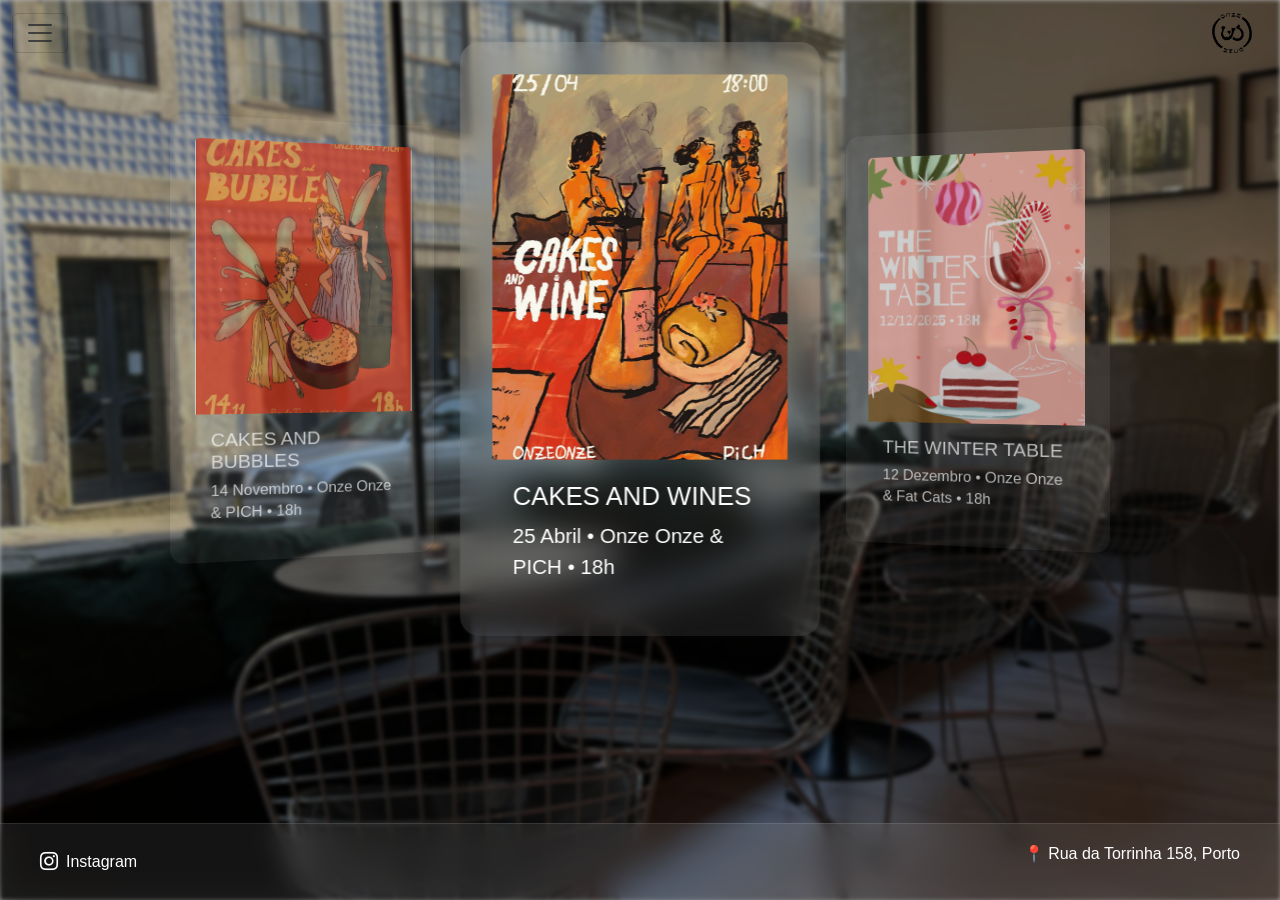
<file: pages/eventos.html>
<!doctype html>
<html lang="en">
  <head>
    <meta charset="UTF-8" />
    <meta name="viewport" content="width=device-width, initial-scale=1.0" />
    <link rel="stylesheet" href="../assets/css/style.css" />
    <link
      rel="icon"
      href="../assets/img/onze onze assets-02.png"
      type="image/png"
    />
    <title>Onze Onze</title>

    <link rel="stylesheet" href="https://cdn.jsdelivr.net/npm/bootstrap-icons@1.11.3/font/bootstrap-icons.css">
    <link rel="stylesheet" href="../assets/css/bootstrap.min.css" />
    <link rel="stylesheet" href="../assets/css/style.css" />
  </head>
  <body class="eventos">
    <nav class="fundo-transparente navbar">
      <div class="container-fluid">
        <button
          class="navbar-toggler"
          type="button"
          data-bs-toggle="collapse"
          data-bs-target="#navbarSupportedContent"
          aria-controls="navbarSupportedContent"
          aria-expanded="false"
          aria-label="Toggle navigation"
        >
          <span class="navbar-toggler-icon"></span>
        </button>
        <a class="navbar-brand" href="#"
          ><img
            src="../assets/img/onze-onze-assets-02.png"
            alt="logo onze"
            height="40"
        /></a>
        <div class="collapse navbar-collapse" id="navbarSupportedContent">
          <ul class="navbar-nav me-auto mb-2 mb-lg-0">
            <li class="nav-item">
              <a class="nav-link" aria-current="page" href="index.html"
                >Home</a
              >
            </li>
            <li class="nav-item">
              <a class="nav-link active" href="../pages/eventos.html"
                >Eventos</a
              >
            </li>
            <li class="nav-item dropdown"></li>
            <li class="nav-item">
              <a class="nav-link" href="../pages/reserve.html"
                >Faça a sua reserva</a
              >
            </li>
            <li class="nav-item">
              <a class="nav-link" href="../pages/sobre-nos.html">Sobre Nós</a>
            </li>

            <li class="nav-item">
              <a class="nav-link" href="../pages/contatos.html">Contatos</a>
            </li>
          </ul>
        </div>
      </div>
    </nav>
    <main>
    <div class="container py-5">
      <div class="event-carousel">
        <!-- CARD 1 -->
        <div class="event-card left">
          <div class="card shadow-lg">
            <img
              src="../assets/img/evento-1.jpg"
              class="card-img-top"
              alt="Evento 1"
            />

            <div class="card-body">
              <h5 class="card-title">CAKES AND BUBBLES</h5>
              <p class="card-text">14 Novembro • Onze Onze & PICH • 18h</p>
            </div>
          </div>
        </div>

        <!-- CARD 2 -->
        <div class="event-card center">
          <div class="card shadow-lg">
            <img
              src="../assets/img/evento-2.jpg"
              class="card-img-top"
              alt="Evento 2"
            />

            <div class="card-body">
              <h5 class="card-title">CAKES AND WINES</h5>
              <p class="card-text">25 Abril • Onze Onze & PICH • 18h</p>
            </div>
          </div>
        </div>

        <!-- CARD 3 -->
        <div class="event-card right">
          <div class="card shadow-lg">
            <img
              src="../assets/img/evento-3.PNG"
              class="card-img-top"
              alt="Evento 3"
            />

            <div class="card-body">
              <h5 class="card-title">THE WINTER TABLE</h5>
              <p class="card-text">12 Dezembro • Onze Onze & Fat Cats • 18h</p>
            </div>
          </div>
        </div>
      </div>
    </div>
    </main>
    <footer class="site-footer">

  <div class="footer-left">
    <a href="https://www.instagram.com/onzeporto/" target="_blank" class="footer-link">
      <i class="bi bi-instagram"></i> Instagram
    </a>
  </div>

  <div class="footer-right">
    <p>📍 Rua da Torrinha 158, Porto</p>
  </div>

</footer>
    </footer>
    <script src="../assets/js/main.js"></script>
    <script src="../assets/js/bootstrap.bundle.min.js"></script>
  </body>
</html>
</file>
<file: assets/css/style.css>
main {
    flex: 1;
}
body {
    display: flex;
    flex-direction: column;
    min-height: 100vh;
    font-family: Helvetica, sans-serif;
    font-size: medium;
}

body.home {
    min-height: 100vh;
    position: relative; /* IMPORTANTE */
    overflow-x: hidden;
}
/******************************* INDEX *******************************/
/* imagem de fundo */
body.home::before {
    content: "";
    position: fixed;
    top: 0;
    left: 0;
    width: 100%;
    height: 100%;
    filter: blur(2px);

    background-image: url("../img/bg-image.JPG");
    background-size: cover;
    background-position: center;
    background-repeat: no-repeat;

    filter: blur(2px); /* blur aqui */
    z-index: -2;
}

/* "película" tipo papel manteiga */
body.home::after {
    content: "";
    position: absolute;
    top: 0;
    left: 0;
    width: 100%;
    height: 100%;

    background-color: rgba(255, 255, 255, 0.2); /* ou preto: rgba(0,0,0,0.4) */
    z-index: -1;
}


/* NAVBAR TRANSPARENTE */
.fundo-transparente {
    background-color: rgba(255, 0, 0, 0);
}

.navbar {
    position: relative;
}

.navbar-collapse {
    position: absolute;
    top: 100%;
    left: 0;

    width: 240px;

    backdrop-filter: blur(12px);

    border-radius: 16px;
    padding: 15px;

    z-index: 9999;
}

.navbar-collapse.collapse {
    position: absolute;
}


.navbar-nav {
    padding: 0;
    margin: 0;
    text-shadow: 0 2px 10px rgba(0, 0, 0, 0.9);
}

/* o "card" do menu */
.navbar-collapse ul {
    background: rgba(255, 255,255, 0);
    backdrop-filter: blur(10px);

    padding: 20px 25px;   /* ↓ menos espaço */
    border-radius: 16px;

    text-align: center;
    width: 220px;         /* controla o tamanho */
}
/* links mais bonitos */
.navbar-collapse .nav-link {
    color: white !important;
    font-size: 20px;
    margin: 10px 0;
}

.navbar-collapse .nav-link:hover {
    opacity: 0.7;
}
.hero {
    height: 100vh;
    background: url("../img/home.jpg") center/cover no-repeat;
    display: flex;
    align-items: center;
    justify-content: center;
    position: relative;
}

/* overlay escuro */
.hero::before {
    content: "";
    position: absolute;
    inset: 0;
}

/* CARD */
.hero-card {
    position: relative;
    z-index: 2;

    background: rgba(255, 255, 255, 0.08);
    backdrop-filter: blur(12px);

    padding: 40px;
    border-radius: 20px;

    text-align: center;
    color: white;

    box-shadow: 0 10px 30px rgba(0,0,0,0.3);
}

/******************************* SOBRE NÓS *******************************/

body.sobre-nos {
    height: 100vh;
    position: relative;
    overflow-x: hidden;
}

/* imagem de fundo */
body.sobre-nos::before {
    content: "";
    position: absolute;
    top: 0;
    left: 0;
    width: 100%;
    height: 100%;
    filter: blur(2px);

    background-image: url("../img/bg-sobre-nos.JPG");
    background-size: cover;
    background-position: center;
    background-repeat: no-repeat;

    filter: blur(2px);
    z-index: -2;
}

/* overlay */
body.sobre-nos::after {
    content: "";
    position: absolute;
    top: 0;
    left: 0;
    width: 100%;
    height: 100%;

    background-color: rgba(0, 0, 0, 0.3);
    z-index: -1;
}

.card-onze {
    background: rgba(255, 255, 255, 0.08);
    backdrop-filter: blur(12px);
    border-radius: 20px;
    padding: 30px;
    max-width: 600px;
    color: white;
    text-align: center;
    box-shadow: 0 8px 30px rgba(0,0,0,0.3);
}

.review-card {
    background: rgba(255, 255, 255, 0.08);
    backdrop-filter: blur(10px);
    border-radius: 20px;
    padding: 25px;
    max-width: 500px;
    margin: auto;
    color: white;
    text-align: center;
    box-shadow: 0 8px 30px rgba(0,0,0,0.3);
}

.carousel-item {
    padding: 20px;
}


/******************************* CONTATOS *******************************/
body.contatos {
    min-height: 100vh;
    position: relative;
    overflow-x: hidden;
}

/* fundo */
body.contatos::before {
    content: "";
    position: fixed;
    top: 0;
    left: 0;
    width: 100%;
    height: 100%;
    filter: blur(2px);

    background-image: url("../img/bg-contatos.jpg"); 
    background-size: cover;
    background-position: center;
    background-repeat: no-repeat;

    z-index: -2;
}

/* overlay */
body.contatos::after {
    content: "";
    position: fixed;
    top: 0;
    left: 0;
    width: 100%;
    height: 100%;

    background-color: rgba(0, 0, 0, 0.4);
    z-index: -1;
}

/* card mais bonito */
.card {
    background: rgba(255, 255, 255, 0.08) !important;
    backdrop-filter: blur(12px);
    border-radius: 20px;
    padding: 25px;
    color: white;
    box-shadow: 0 8px 30px rgba(0,0,0,0.3);
    border: none;
}

.mapa {
    width: 200%;
    height: 580px;
    border: 0;
    border-radius: 100px;
}

/******************************* EVENTOS *******************************/
body.eventos {
    min-height: 100vh;
    position: relative;
    overflow-x: hidden;
}

/* fundo */
body.eventos::before {
    content: "";
    position: fixed;
    top: 0;
    left: 0;
    width: 100%;
    height: 100%;
    filter: blur(2px);

    background-image: url("../img/bg-eventos.jpg"); 
    background-size: cover;
    background-position: center;
    background-repeat: no-repeat;

    z-index: -2;
}

/* overlay */
body.eventos::after {
    content: "";
    position: fixed;
    top: 0;
    left: 0;
    width: 100%;
    height: 100%;

    background-color: rgba(0, 0, 0, 0.3); 
    z-index: -1;
}
.event-carousel {
  display: flex;
  justify-content: center;
  align-items: center;
  gap: 0;
  perspective: 1200px;
  height: 450px;
}

/* estrutura base */
.event-card {
  width: 280px;
  transition: all 0.5s ease;
  position: relative;
  cursor: pointer;
}

/* card interno */
.card {
  border-radius: 15px;
  overflow: hidden;
  transition: 0.3s;
}

/* imagens normais */
.card img {
  height: 300px;
  object-fit: cover;
}

/* centro (em destaque) */
.center {
  transform: scale(1.2) translateZ(80px);
  z-index: 3;
}

/* esquerda */
.left {
  transform: scale(0.9) translateX(-60px) rotateY(15deg);
  opacity: 0.7;
  z-index: 1;
}

/* direita */
.right {
  transform: scale(0.9) translateX(60px) rotateY(-15deg);
  opacity: 0.7;
  z-index: 1;
}

/* hover geral */
.event-card:hover {
  transform: scale(1.25);
  z-index: 5;
}

/******************************* RESERVE *******************************/
/* fundo reservas */
body.reservas {
    min-height: 100vh;
    position: relative;
    overflow-x: hidden;
}

/* imagem de fundo */
body.reservas::before {
    content: "";
    position: fixed;
    top: 0;
    left: 0;
    width: 100%;
    height: 100%;

    background-image: url("../img/bg-reserve.jpeg");
    background-size: cover;
    background-position: center;
    background-repeat: no-repeat;

    filter: blur(2px); /* 🔥 blur igual ao home */
    z-index: -2;
}

/* película (overlay) */
body.reservas::after {
    content: "";
    position: fixed;
    top: 0;
    left: 0;
    width: 100%;
    height: 100%;

    background-color: rgba(0, 0, 0, 0.35); /* escurece + dá contraste */
    z-index: -1;
}
.form-label.required::after {
    content: " *";
    color: red;
    font-weight: bold;
}

/******************************* FOOTER *******************************/
.site-footer {
    display: flex;
    justify-content: space-between;
    align-items: center;

    padding: 18px 40px;

    /* 🍷 efeito papel manteiga */
    background: rgba(255, 255, 255, 0.08);
    backdrop-filter: blur(12px);

    border-top: 1px solid rgba(255, 255, 255, 0.1);

    color: white;

    position: relative;
    z-index: 10;
}

/* links */
.footer-link {
    color: white;
    text-decoration: none;
    font-size: 16px;

    display: flex;
    align-items: center;
    gap: 8px;

    transition: 0.3s;
}

.footer-link:hover {
    opacity: 0.7;
}

/* ícone Instagram */
.site-footer i {
    font-size: 18px;
}

/* hover mais premium */
.footer-link:hover i {
    transform: scale(1.15);
    transition: 0.3s;
}

/* responsivo */
@media (max-width: 600px) {
    .site-footer {
        flex-direction: column;
        gap: 10px;
        text-align: center;
    }
}
</file>
